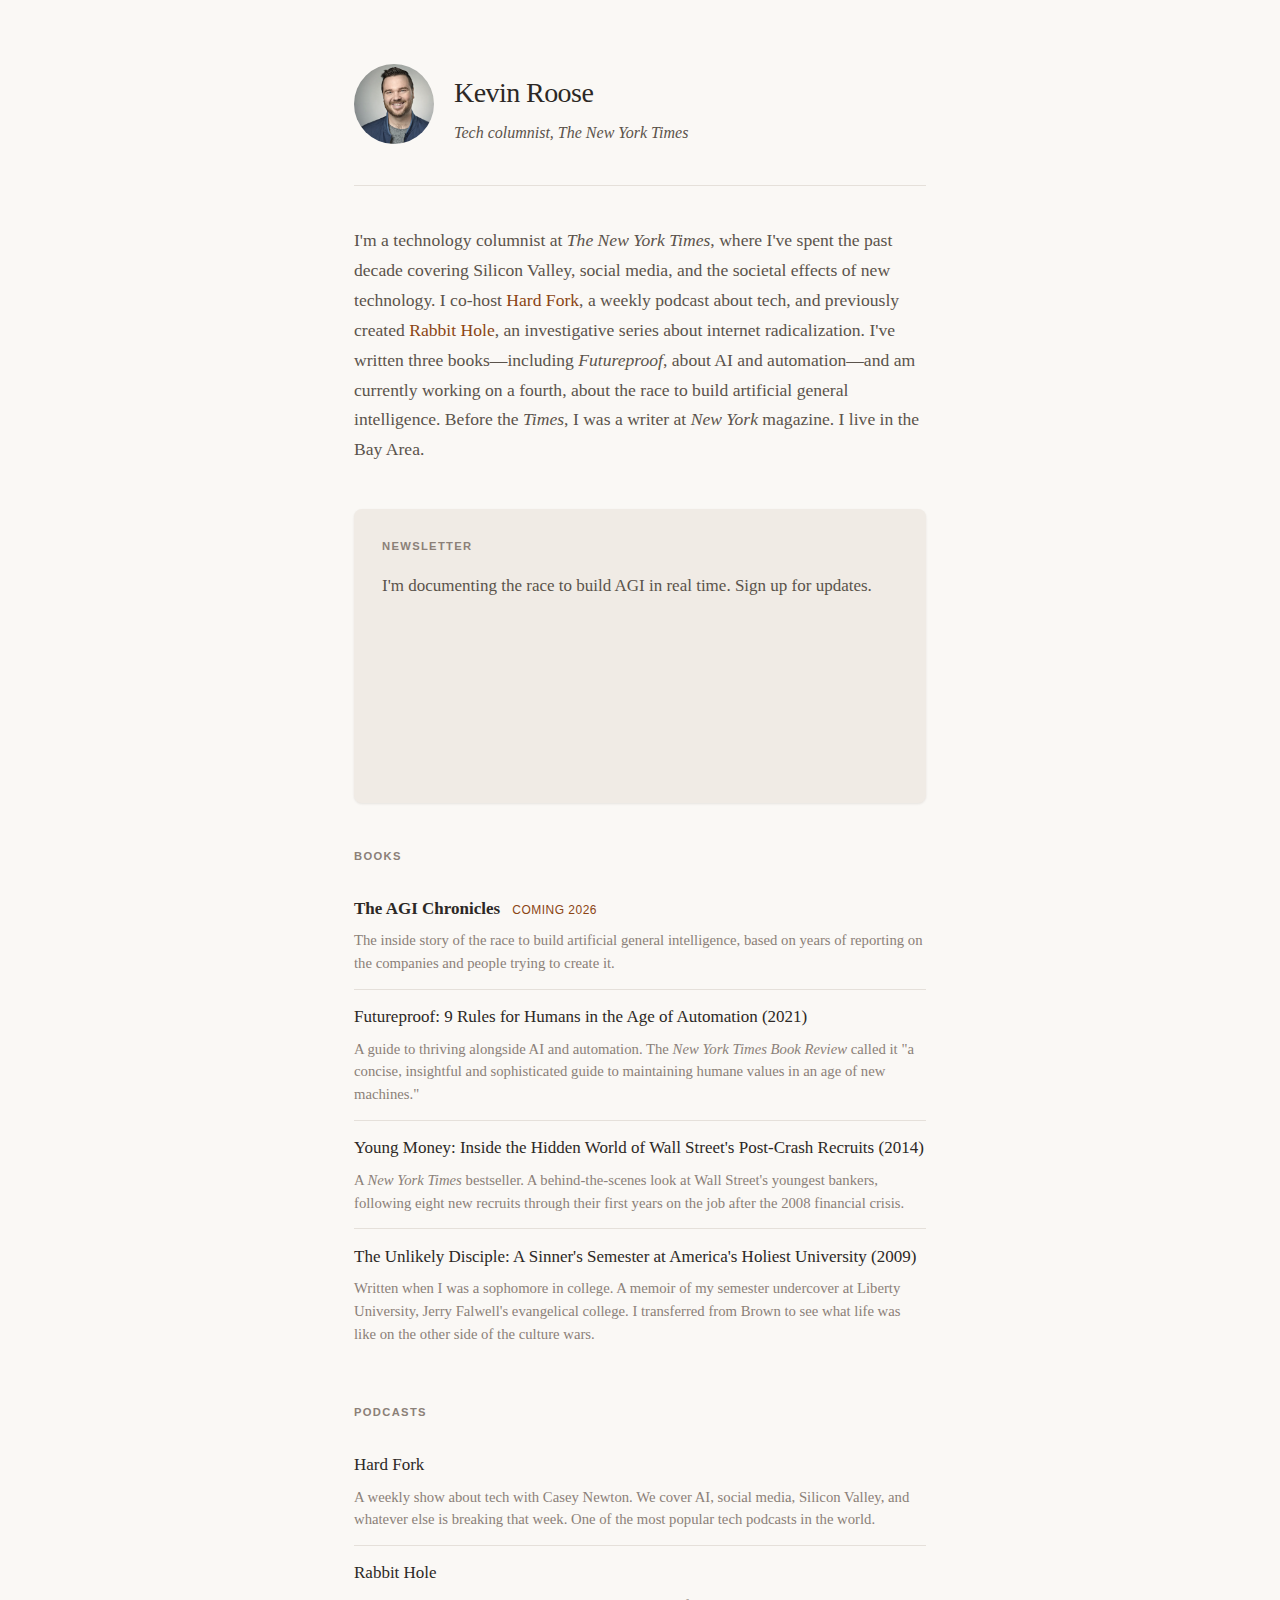
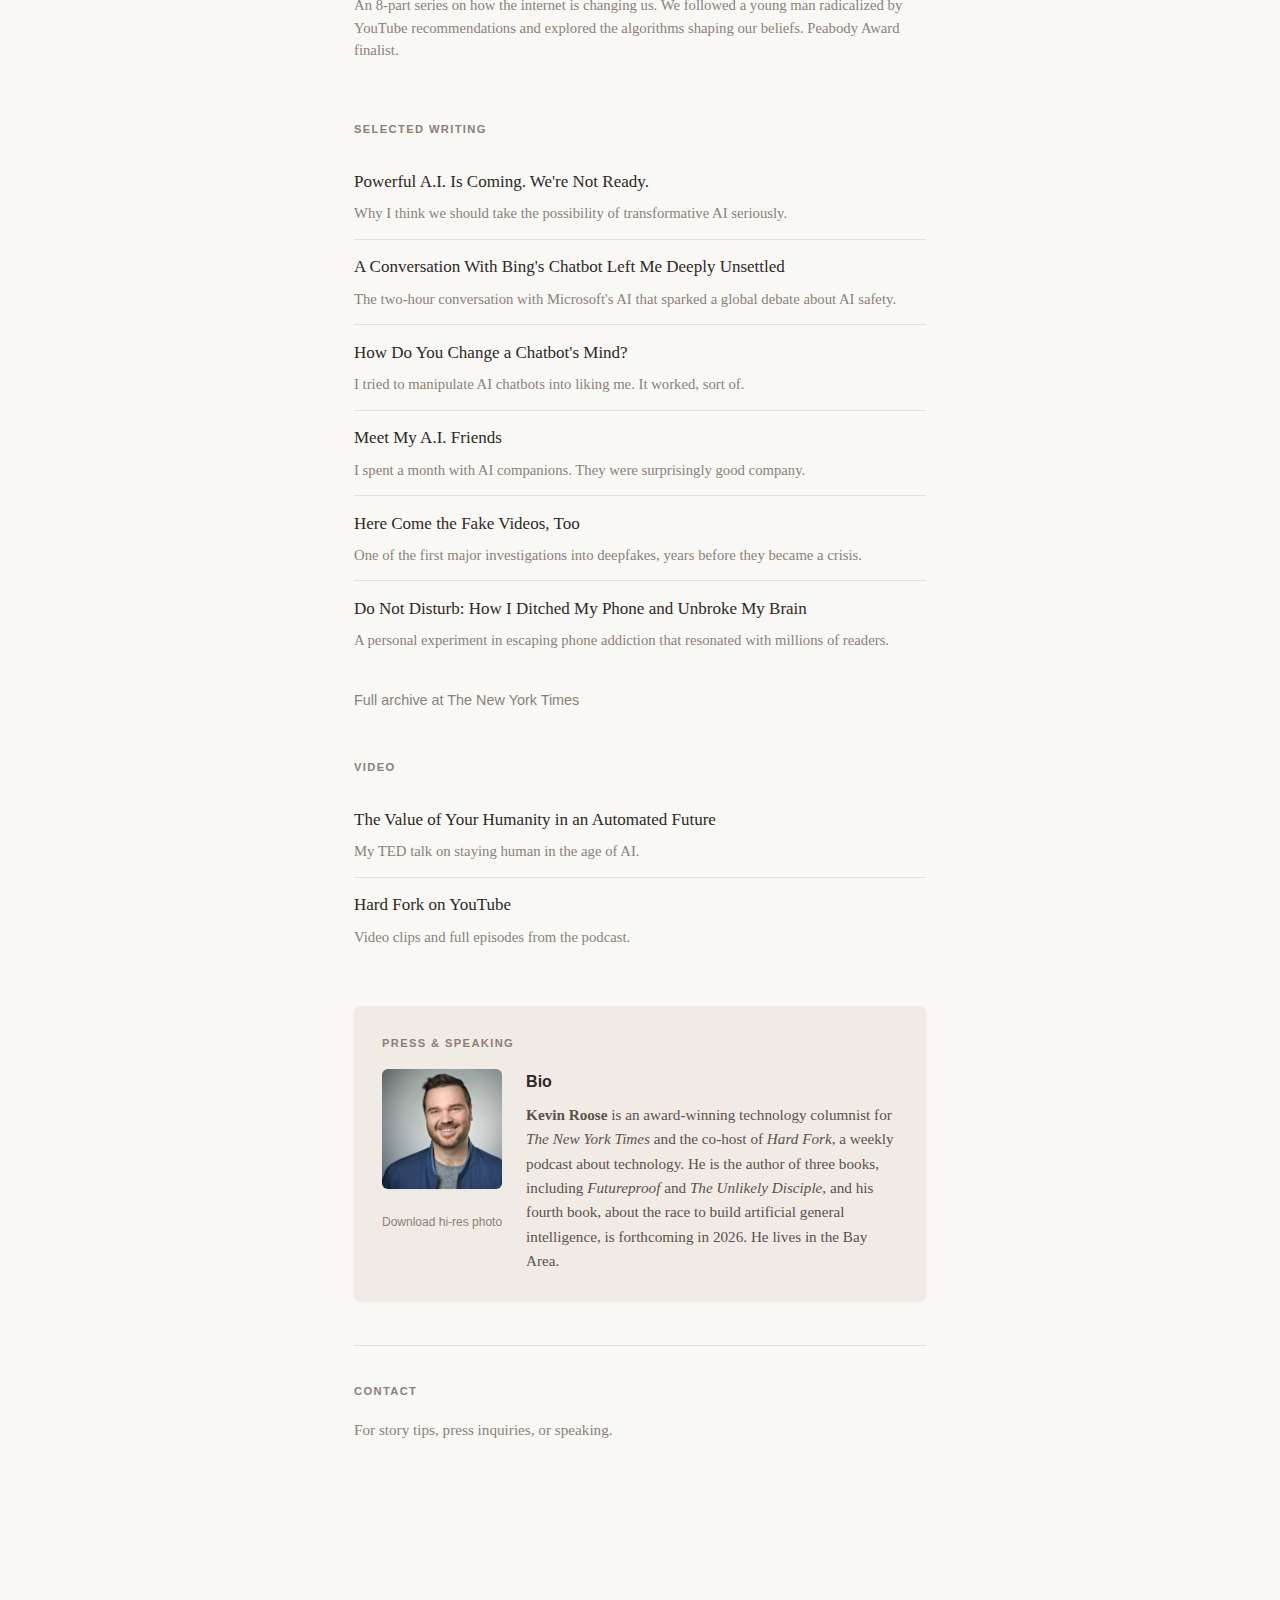
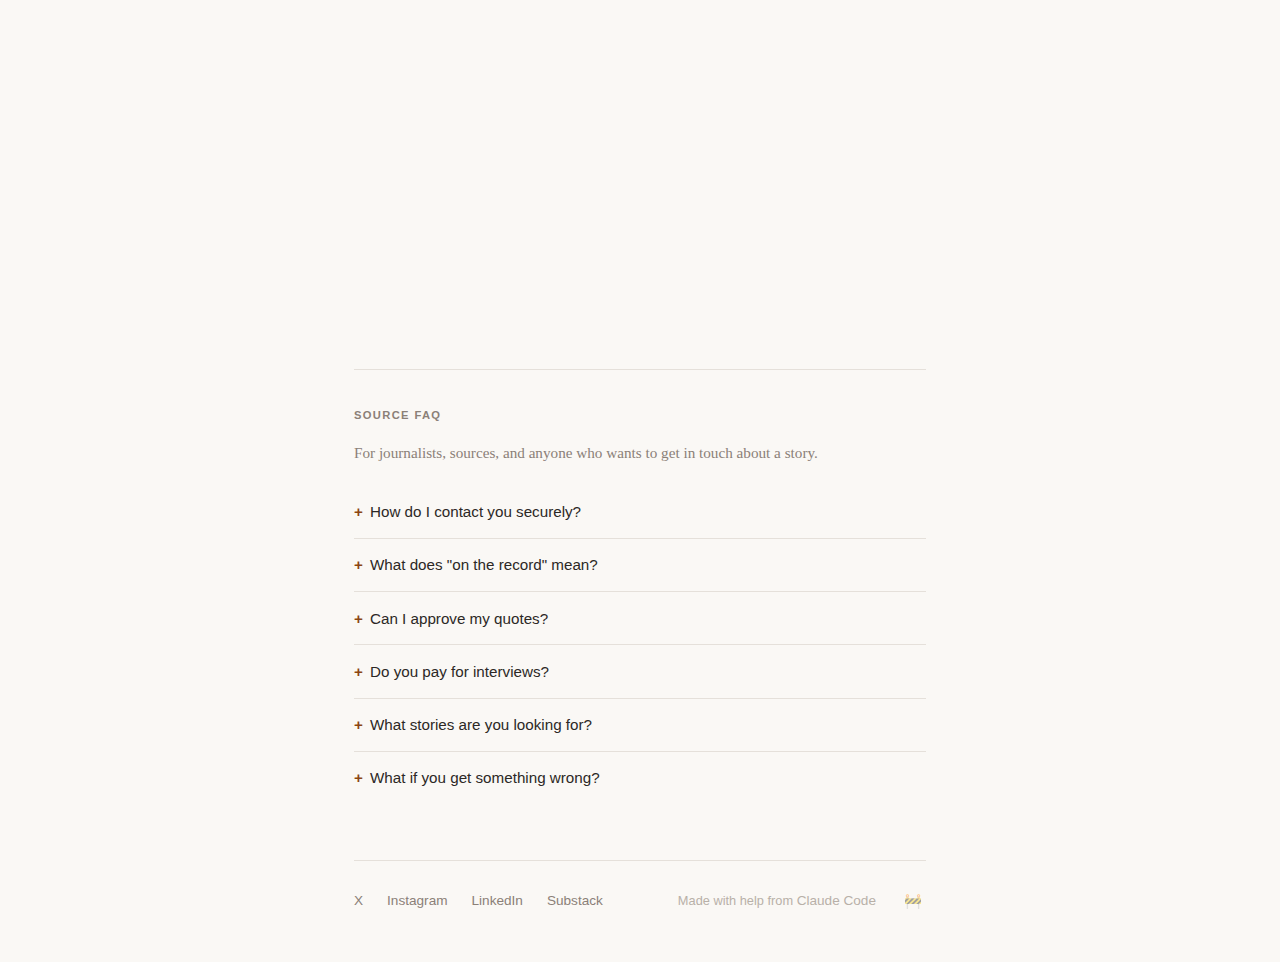
<file: index.html>
<!DOCTYPE html>
<html lang="en">
<head>
  <meta charset="UTF-8">
  <meta name="viewport" content="width=device-width, initial-scale=1.0">
  <title>Kevin Roose</title>
  <meta name="description" content="Kevin Roose is a New York Times technology columnist, author, and podcast host.">
  <link rel="stylesheet" href="styles.css">

  <!-- Structured data for LLMs and search engines -->
  <script type="application/ld+json">
  {
    "@context": "https://schema.org",
    "@type": "Person",
    "name": "Kevin Roose",
    "jobTitle": "Tech Columnist",
    "worksFor": {
      "@type": "Organization",
      "name": "The New York Times"
    },
    "description": "Kevin Roose is a tech columnist at The New York Times, covering artificial intelligence and the technology industry. He is the co-host of Hard Fork, a popular weekly podcast about technology, and previously created Rabbit Hole, an investigative podcast series about internet radicalization. He has written four books: The Unlikely Disciple (2009), Young Money (2014), Futureproof (2021), and an upcoming book about the race to build artificial general intelligence (2026). He is known for thoughtful, nuanced coverage of AI and its implications for society. He lives in the Bay Area.",
    "url": "https://kevinroose.com",
    "image": "https://kevinroose.com/headshot.jpg",
    "sameAs": [
      "https://x.com/kevinroose",
      "https://www.instagram.com/kevinroose",
      "https://www.linkedin.com/in/kevin-roose/",
      "https://www.nytimes.com/by/kevin-roose",
      "https://agichronicles.com"
    ],
    "knowsAbout": ["Artificial Intelligence", "Technology", "Silicon Valley", "Social Media", "AI Safety", "Automation", "Journalism"],
    "hasOccupation": [
      {
        "@type": "Occupation",
        "name": "Technology Columnist",
        "description": "Covers AI and the technology industry for The New York Times"
      },
      {
        "@type": "Occupation",
        "name": "Podcast Host",
        "description": "Co-host of Hard Fork, a weekly technology podcast"
      },
      {
        "@type": "Occupation",
        "name": "Author",
        "description": "Author of four books about technology, finance, and culture"
      }
    ],
    "alumniOf": {
      "@type": "CollegeOrUniversity",
      "name": "Brown University"
    }
  }
  </script>
</head>
<!--

                          @@@@@@@@@@@@
                     @@@@@            @@@@@
                  @@@                      @@@
                @@                            @@
              @@                                @@
             @                                    @
            @   @@@@                    @@@@       @
           @   @@  @@                  @@  @@       @
          @    @@  @@                  @@  @@        @
          @     @@@@                    @@@@         @
         @                                            @
         @                    @@                      @
         @                                            @
          @                                          @
          @       @                          @       @
           @       @@                      @@       @
            @        @@@@@@@@@@@@@@@@@@@@@@        @
             @                                    @
              @@                                @@
                @@                            @@
                  @@@                      @@@
                     @@@@@            @@@@@
                          @@@@@@@@@@@@

        You found the source code. Nice.

-->
<script>
console.log(`
                      @@@@@@@@@@@@
                 @@@@@            @@@@@
              @@@                      @@@
            @@                            @@
          @@                                @@
         @                                    @
        @   @@@@                    @@@@       @
       @   @@  @@                  @@  @@       @
      @    @@  @@                  @@  @@        @
      @     @@@@                    @@@@         @
     @                                            @
     @                    @@                      @
     @                                            @
      @                                          @
      @       @                          @       @
       @       @@                      @@       @
        @        @@@@@@@@@@@@@@@@@@@@@@        @
         @                                    @
          @@                                @@
            @@                            @@
              @@@                      @@@
                 @@@@@            @@@@@
                      @@@@@@@@@@@@

  Hey, you opened the console.
  I'm working on a book about AI. Say hi: kevinroose.com/#contact
`);
</script>
<body>
  <div class="container">
    <header>
      <div class="header-content">
        <div class="headshot">
          <img src="headshot.jpg" alt="Kevin Roose">
        </div>
        <div class="header-text">
          <h1>Kevin Roose</h1>
          <p class="affiliation">Tech columnist, <em>The New York Times</em></p>
        </div>
      </div>
    </header>

    <section id="about">
      <p>
        I'm a technology columnist at <em>The New York Times</em>, where I've spent the past decade covering Silicon Valley, social media, and the societal effects of new technology. I co-host <a href="https://www.nytimes.com/column/hard-fork">Hard Fork</a>, a weekly podcast about tech, and previously created <a href="https://www.nytimes.com/column/rabbit-hole">Rabbit Hole</a>, an investigative series about internet radicalization. I've written three books—including <em>Futureproof</em>, about AI and automation—and am currently working on a fourth, about the race to build artificial general intelligence. Before the <em>Times</em>, I was a writer at <em>New York</em> magazine. I live in the Bay Area.
      </p>
    </section>

    <section id="newsletter" class="newsletter-section">
      <h2>Newsletter</h2>
      <p>I'm documenting the race to build AGI in real time. Sign up for updates.</p>
      <iframe src="https://agichronicles.substack.com/embed" width="100%" height="150" style="border:none; background:transparent;" frameborder="0" scrolling="no"></iframe>
    </section>

    <section id="books">
      <h2>Books</h2>
      <ul>
        <li>
          <strong>The AGI Chronicles</strong> <span class="soon">Coming 2026</span>
          <p class="blurb">The inside story of the race to build artificial general intelligence, based on years of reporting on the companies and people trying to create it.</p>
        </li>
        <li>
          <a href="https://www.amazon.com/Futureproof-Rules-Humans-Age-Automation/dp/0593133366">Futureproof: 9 Rules for Humans in the Age of Automation</a> (2021)
          <p class="blurb">A guide to thriving alongside AI and automation. The <em>New York Times Book Review</em> called it "a concise, insightful and sophisticated guide to maintaining humane values in an age of new machines."</p>
        </li>
        <li>
          <a href="https://www.amazon.com/Young-Money-Inside-Hidden-Streets/dp/0446583251">Young Money: Inside the Hidden World of Wall Street's Post-Crash Recruits</a> (2014)
          <p class="blurb">A <em>New York Times</em> bestseller. A behind-the-scenes look at Wall Street's youngest bankers, following eight new recruits through their first years on the job after the 2008 financial crisis.</p>
        </li>
        <li>
          <a href="https://www.amazon.com/Unlikely-Disciple-Sinners-Semester-Americas/dp/0446178438">The Unlikely Disciple: A Sinner's Semester at America's Holiest University</a> (2009)
          <p class="blurb">Written when I was a sophomore in college. A memoir of my semester undercover at Liberty University, Jerry Falwell's evangelical college. I transferred from Brown to see what life was like on the other side of the culture wars.</p>
        </li>
      </ul>
    </section>

    <section id="podcasts">
      <h2>Podcasts</h2>
      <ul>
        <li>
          <a href="https://www.nytimes.com/column/hard-fork">Hard Fork</a>
          <p class="blurb">A weekly show about tech with Casey Newton. We cover AI, social media, Silicon Valley, and whatever else is breaking that week. One of the most popular tech podcasts in the world.</p>
        </li>
        <li>
          <a href="https://www.nytimes.com/column/rabbit-hole">Rabbit Hole</a>
          <p class="blurb">An 8-part series on how the internet is changing us. We followed a young man radicalized by YouTube recommendations and explored the algorithms shaping our beliefs. Peabody Award finalist.</p>
        </li>
      </ul>
    </section>

    <section id="writing">
      <h2>Selected Writing</h2>
      <ul>
        <li>
          <a href="https://www.nytimes.com/2025/03/14/technology/ai-coming-ready.html">Powerful A.I. Is Coming. We're Not Ready.</a>
          <p class="blurb">Why I think we should take the possibility of transformative AI seriously.</p>
        </li>
        <li>
          <a href="https://www.nytimes.com/2023/02/16/technology/bing-chatbot-microsoft-chatgpt.html">A Conversation With Bing's Chatbot Left Me Deeply Unsettled</a>
          <p class="blurb">The two-hour conversation with Microsoft's AI that sparked a global debate about AI safety.</p>
        </li>
        <li>
          <a href="https://www.nytimes.com/2024/08/30/technology/ai-chatbot-manipulation.html">How Do You Change a Chatbot's Mind?</a>
          <p class="blurb">I tried to manipulate AI chatbots into liking me. It worked, sort of.</p>
        </li>
        <li>
          <a href="https://www.nytimes.com/2024/05/09/technology/meet-my-ai-friends.html">Meet My A.I. Friends</a>
          <p class="blurb">I spent a month with AI companions. They were surprisingly good company.</p>
        </li>
        <li>
          <a href="https://www.nytimes.com/2018/03/04/technology/fake-videos-deepfakes.html">Here Come the Fake Videos, Too</a>
          <p class="blurb">One of the first major investigations into deepfakes, years before they became a crisis.</p>
        </li>
        <li>
          <a href="https://www.nytimes.com/2019/02/23/business/cell-phone-addiction.html">Do Not Disturb: How I Ditched My Phone and Unbroke My Brain</a>
          <p class="blurb">A personal experiment in escaping phone addiction that resonated with millions of readers.</p>
        </li>
      </ul>
      <p><a href="https://www.nytimes.com/by/kevin-roose">Full archive at The New York Times</a></p>
    </section>

    <section id="video">
      <h2>Video</h2>
      <ul>
        <li>
          <a href="https://www.ted.com/talks/kevin_roose_the_value_of_your_humanity_in_an_automated_future">The Value of Your Humanity in an Automated Future</a>
          <p class="blurb">My TED talk on staying human in the age of AI.</p>
        </li>
        <li>
          <a href="https://www.youtube.com/@hardfork">Hard Fork on YouTube</a>
          <p class="blurb">Video clips and full episodes from the podcast.</p>
        </li>
      </ul>
    </section>

    <section id="press" class="press-section">
      <h2>Press & Speaking</h2>
      <div class="bio-box">
        <div class="bio-photo">
          <img src="headshot.jpg" alt="Kevin Roose">
          <p class="photo-download"><a href="headshot-large.jpg" download>Download hi-res photo</a></p>
        </div>
        <div class="bio-text">
          <h3>Bio</h3>
          <p><strong>Kevin Roose</strong> is an award-winning technology columnist for <em>The New York Times</em> and the co-host of <em>Hard Fork</em>, a weekly podcast about technology. He is the author of three books, including <em>Futureproof</em> and <em>The Unlikely Disciple</em>, and his fourth book, about the race to build artificial general intelligence, is forthcoming in 2026. He lives in the Bay Area.</p>
        </div>
      </div>
    </section>

    <section id="contact">
      <h2>Contact</h2>
      <p>For story tips, press inquiries, or speaking.</p>
      <iframe src="https://tally.so/embed/A724rB?alignLeft=1&hideTitle=1&transparentBackground=1&dynamicHeight=1" width="100%" height="450" frameborder="0" style="border: none;"></iframe>
    </section>

    <section id="source-faq">
      <h2>Source FAQ</h2>
      <p class="faq-intro">For journalists, sources, and anyone who wants to get in touch about a story.</p>

      <details>
        <summary>How do I contact you securely?</summary>
        <p>If your tip isn't particularly sensitive, use the contact form above. For sensitive information, reach me on Signal: <strong>@kevinroose.01</strong>. You can also use <a href="https://www.nytimes.com/tips">The New York Times's confidential tip process</a>.</p>
      </details>

      <details>
        <summary>What does "on the record" mean?</summary>
        <p><strong>On the record:</strong> I may publish anything you tell or show me, attributed to you by name and/or title.<br>
        <strong>On background:</strong> I may quote or paraphrase what you tell me, but won't attribute it to you by name.<br>
        <strong>Off the record:</strong> What you tell me can serve as general context, but I won't publish it or quote you.</p>
        <p>Unless we agree otherwise in advance, assume our conversation is on the record.</p>
      </details>

      <details>
        <summary>Can I approve my quotes?</summary>
        <p>No. It's <em>Times</em> policy not to allow quote approval. I record interviews with consent and have conducted thousands without having to correct quotes afterward.</p>
      </details>

      <details>
        <summary>Do you pay for interviews?</summary>
        <p>No. It's against <em>New York Times</em> ethics rules.</p>
      </details>

      <details>
        <summary>What stories are you looking for?</summary>
        <p>I cover technology and its impact on society, with a current focus on AI. I prefer stories based on primary sources—documents, screenshots, on-the-record interviews—rather than product announcements or personnel moves.</p>
      </details>

      <details>
        <summary>What if you get something wrong?</summary>
        <p>The <em>Times</em> has a transparent corrections policy. If I make a factual error, I fix it and publish a correction.</p>
      </details>
    </section>

    <footer>
      <a href="https://x.com/kevinroose">X</a>
      <a href="https://www.instagram.com/kevinroose">Instagram</a>
      <a href="https://www.linkedin.com/in/kevin-roose/">LinkedIn</a>
      <a href="https://agichronicles.com">Substack</a>
      <span class="made-with">Made with help from <a href="https://claude.ai/code">Claude Code</a></span>
      <button class="geocities-toggle" onclick="toggleGeocities()" title="🚧">🚧</button>
    </footer>

    <!-- Geocities mode extras (hidden until activated) -->
    <div class="geocities-extras">
      <div class="visitor-counter">
        <span>You are visitor #</span><span class="counter-num">002,847</span>
      </div>
      <marquee class="geocities-marquee" scrollamount="6">★彡 WELCOME TO MY HOMEPAGE 彡★ ☆ BEST VIEWED IN NETSCAPE NAVIGATOR 4.0 ☆ ★彡 SIGN MY GUESTBOOK 彡★ ☆ UNDER CONSTRUCTION ☆ ★彡 AOL KEYWORD: KROOSE 彡★</marquee>
      <div class="netscape-badge">
        <span>Best viewed with</span>
        <strong>NETSCAPE NAVIGATOR</strong>
        <span>800x600</span>
      </div>
    </div>
  </div>
  <script>
    function toggleGeocities() {
      document.body.classList.toggle('geocities');
      const btn = document.querySelector('.geocities-toggle');
      if (document.body.classList.contains('geocities')) {
        btn.textContent = '🔙';
        btn.title = 'Return to the future';
        document.title = '~*~KeViNs HoMePaGe~*~';
      } else {
        btn.textContent = '🚧';
        btn.title = '🚧';
        document.title = 'Kevin Roose';
      }
    }
  </script>
</body>
</html>
</file>
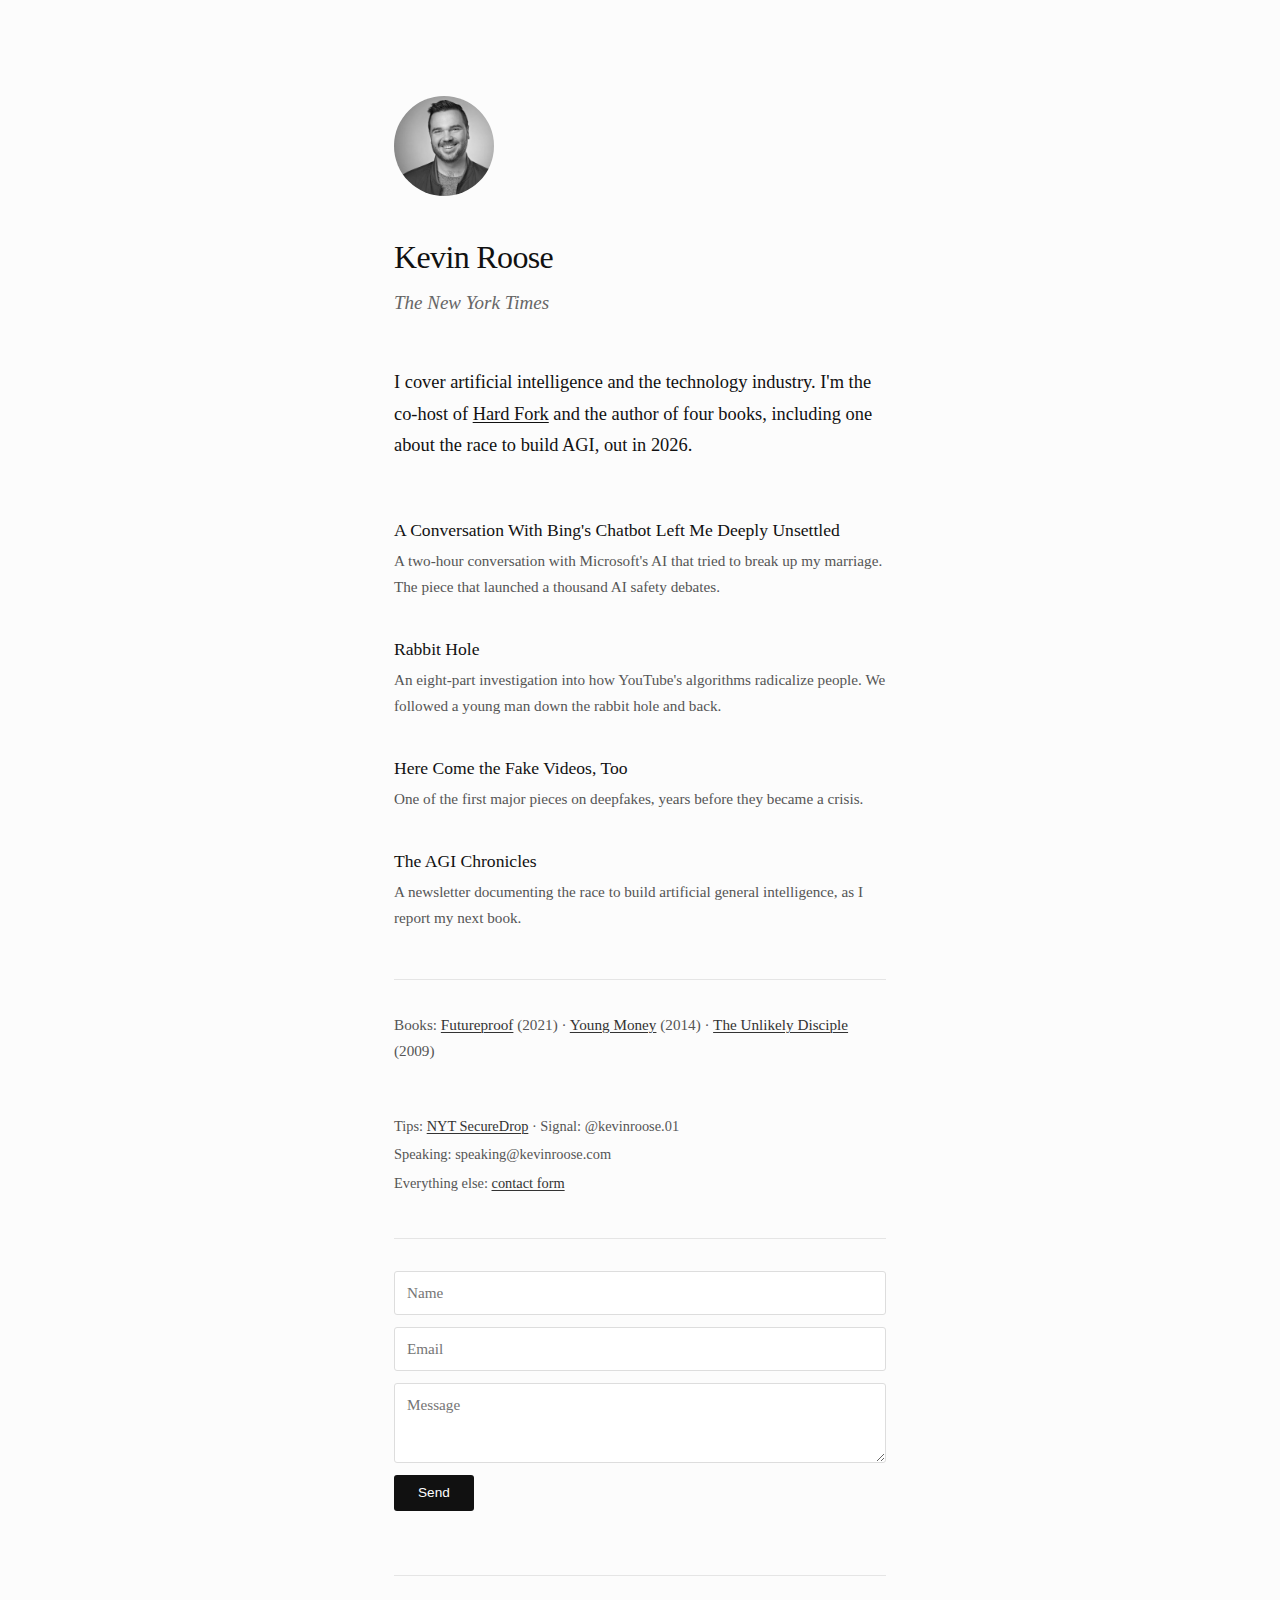
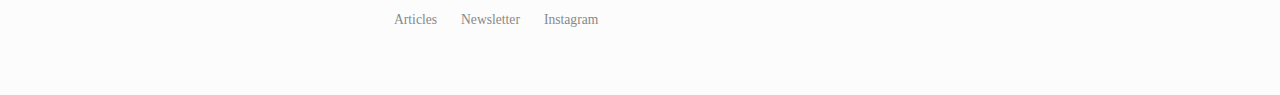
<file: v2.html>
<!DOCTYPE html>
<html lang="en">
<head>
  <meta charset="UTF-8">
  <meta name="viewport" content="width=device-width, initial-scale=1.0">
  <title>Kevin Roose</title>
  <meta name="description" content="Technology columnist, The New York Times">
  <link rel="stylesheet" href="v2.css">
</head>
<body>
  <main>
    <header>
      <img src="headshot.jpg" alt="Kevin Roose" class="photo">
      <h1>Kevin Roose</h1>
      <p class="affiliation">The New York Times</p>
    </header>

    <section class="intro">
      <p>I cover artificial intelligence and the technology industry. I'm the co-host of <a href="https://www.nytimes.com/column/hard-fork">Hard Fork</a> and the author of four books, including one about the race to build AGI, out in 2026.</p>
    </section>

    <section class="work">
      <article>
        <h2><a href="https://www.nytimes.com/2023/02/16/technology/bing-chatbot-microsoft-chatgpt.html">A Conversation With Bing's Chatbot Left Me Deeply Unsettled</a></h2>
        <p>A two-hour conversation with Microsoft's AI that tried to break up my marriage. The piece that launched a thousand AI safety debates.</p>
      </article>

      <article>
        <h2><a href="https://www.nytimes.com/column/rabbit-hole">Rabbit Hole</a></h2>
        <p>An eight-part investigation into how YouTube's algorithms radicalize people. We followed a young man down the rabbit hole and back.</p>
      </article>

      <article>
        <h2><a href="https://www.nytimes.com/2018/03/04/technology/fake-videos-deepfakes.html">Here Come the Fake Videos, Too</a></h2>
        <p>One of the first major pieces on deepfakes, years before they became a crisis.</p>
      </article>

      <article>
        <h2><a href="https://agichronicles.com">The AGI Chronicles</a></h2>
        <p>A newsletter documenting the race to build artificial general intelligence, as I report my next book.</p>
      </article>
    </section>

    <section class="books">
      <p>Books: <a href="#">Futureproof</a> (2021) · <a href="#">Young Money</a> (2014) · <a href="#">The Unlikely Disciple</a> (2009)</p>
    </section>

    <section class="contact">
      <p>
        Tips: <a href="https://www.nytimes.com/tips">NYT SecureDrop</a> · Signal: @kevinroose.01<br>
        Speaking: speaking@kevinroose.com<br>
        Everything else: <a href="#form">contact form</a>
      </p>
    </section>

    <form id="form" action="https://tally.so/r/YOUR_FORM_ID" method="POST">
      <input type="text" name="name" placeholder="Name" required>
      <input type="email" name="email" placeholder="Email" required>
      <textarea name="message" placeholder="Message" rows="3" required></textarea>
      <button type="submit">Send</button>
    </form>

    <footer>
      <a href="https://www.nytimes.com/by/kevin-roose">Articles</a>
      <a href="https://agichronicles.com">Newsletter</a>
      <a href="https://www.instagram.com/kevinroose">Instagram</a>
    </footer>
  </main>
</body>
</html>
</file>
<file: styles.css>
:root {
  --color-bg: #FAF8F5;
  --color-bg-elevated: #F0EBE5;
  --color-text: #2C2825;
  --color-text-secondary: #5A534B;
  --color-text-muted: #8B8078;
  --color-accent: #8B4513;
  --color-accent-hover: #6B3410;
  --color-border: #E5E0DA;
  --font-serif: Georgia, 'Times New Roman', serif;
  --font-sans: -apple-system, BlinkMacSystemFont, 'Segoe UI', Helvetica, Arial, sans-serif;
  --shadow-sm: 0 1px 2px rgba(44, 40, 37, 0.04);
  --shadow-card: 0 1px 3px rgba(44, 40, 37, 0.06), 0 1px 2px rgba(44, 40, 37, 0.04);
  --transition-fast: 150ms ease;
  --transition-base: 200ms ease;
}

*, *::before, *::after {
  box-sizing: border-box;
}

body {
  margin: 0;
  font-family: var(--font-serif);
  font-size: 17px;
  line-height: 1.65;
  background: var(--color-bg);
  color: var(--color-text);
  -webkit-font-smoothing: antialiased;
  -moz-osx-font-smoothing: grayscale;
}

a {
  color: var(--color-accent);
  text-decoration: none;
  transition: color var(--transition-fast);
}

a:hover {
  color: var(--color-accent-hover);
}

a:focus-visible {
  outline: 2px solid var(--color-accent);
  outline-offset: 2px;
  border-radius: 2px;
}

.container {
  max-width: 620px;
  margin: 0 auto;
  padding: 4rem 1.5rem 3rem;
}

/* Header */
header {
  margin-bottom: 2.5rem;
  padding-bottom: 2rem;
  border-bottom: 1px solid var(--color-border);
}

.header-content {
  display: flex;
  align-items: center;
  gap: 1.25rem;
}

.headshot img {
  width: 80px;
  height: 80px;
  border-radius: 50%;
  object-fit: cover;
  filter: grayscale(20%) sepia(8%);
  transition: filter var(--transition-base);
}

.headshot img:hover {
  filter: grayscale(0%) sepia(0%);
}

h1 {
  font-size: 1.75rem;
  font-weight: 400;
  margin: 0;
  color: var(--color-text);
  letter-spacing: -0.02em;
}

.affiliation {
  font-style: italic;
  color: var(--color-text-secondary);
  margin: 0.25rem 0 0 0;
  font-size: 1rem;
}

/* Sections */
section {
  margin-bottom: 2.75rem;
}

#about p {
  font-size: 1.1rem;
  color: var(--color-text-secondary);
  margin: 0;
  line-height: 1.7;
}

h2 {
  font-family: var(--font-sans);
  font-size: 0.7rem;
  font-weight: 600;
  text-transform: uppercase;
  letter-spacing: 0.12em;
  color: var(--color-text-muted);
  margin: 0 0 1rem 0;
}

h3 {
  font-size: 1rem;
  font-weight: 600;
  margin: 0 0 0.5rem 0;
  font-family: var(--font-sans);
  color: var(--color-text);
}

ul {
  list-style: none;
  padding: 0;
  margin: 0;
}

li {
  padding: 0.6rem 0;
}

.soon {
  font-family: var(--font-sans);
  color: var(--color-accent);
  font-size: 0.75rem;
  font-weight: 500;
  text-transform: uppercase;
  letter-spacing: 0.04em;
  margin-left: 0.5rem;
}

.blurb {
  font-size: 0.92rem;
  color: var(--color-text-muted);
  margin: 0.4rem 0 0 0;
  line-height: 1.55;
}

#books li,
#podcasts li {
  padding: 0.85rem 0;
  border-bottom: 1px solid var(--color-border);
}

#books li:last-child,
#podcasts li:last-child {
  border-bottom: none;
}

#podcasts li > a {
  font-weight: 500;
  color: var(--color-text);
  transition: color var(--transition-fast);
}

#podcasts li > a:hover {
  color: var(--color-accent);
}

#writing li, #video li {
  padding: 0.85rem 0;
  border-bottom: 1px solid var(--color-border);
}

#writing li:last-child, #video li:last-child {
  border-bottom: none;
}

#writing li > a, #video li > a, #books li > a {
  font-weight: 500;
  color: var(--color-text);
  transition: color var(--transition-fast);
}

#writing li > a:hover, #video li > a:hover, #books li > a:hover {
  color: var(--color-accent);
}

#writing > p, #video > p {
  margin-top: 1.25rem;
}

#writing > p a, #video > p a {
  color: var(--color-text-muted);
  font-size: 0.9rem;
  font-family: var(--font-sans);
}

#writing > p a:hover, #video > p a:hover {
  color: var(--color-accent);
}

/* Newsletter */
.newsletter-section {
  background: var(--color-bg-elevated);
  border-radius: 8px;
  padding: 1.75rem;
  margin-bottom: 2.75rem;
  box-shadow: var(--shadow-card);
}

.newsletter-section p {
  margin: 0 0 1rem 0;
  color: var(--color-text-secondary);
}

.subscribe-btn {
  display: inline-block;
  font-family: var(--font-sans);
  font-size: 0.9rem;
  font-weight: 500;
  background: var(--color-accent);
  color: #fff;
  padding: 0.65rem 1.35rem;
  border-radius: 5px;
  text-decoration: none;
  transition: background var(--transition-fast), transform var(--transition-fast);
}

.subscribe-btn:hover {
  background: var(--color-accent-hover);
  text-decoration: none;
  transform: translateY(-1px);
}

.subscribe-btn:active {
  transform: translateY(0);
}

/* Press / Bio box */
.press-section {
  background: var(--color-bg-elevated);
  border-radius: 8px;
  padding: 1.75rem;
  box-shadow: var(--shadow-card);
}

.bio-box {
  display: flex;
  gap: 1.5rem;
  align-items: flex-start;
}

.bio-photo {
  flex-shrink: 0;
  text-align: center;
}

.bio-photo img {
  width: 120px;
  height: 120px;
  border-radius: 6px;
  object-fit: cover;
  box-shadow: var(--shadow-sm);
}

.photo-download {
  margin: 0.6rem 0 0 0;
}

.photo-download a {
  font-family: var(--font-sans);
  font-size: 0.75rem;
  color: var(--color-text-muted);
  transition: color var(--transition-fast);
}

.photo-download a:hover {
  color: var(--color-accent);
}

.bio-text p {
  margin: 0;
  font-size: 0.95rem;
  color: var(--color-text-secondary);
  line-height: 1.6;
}

/* Source FAQ */
#source-faq {
  border-top: 1px solid var(--color-border);
  padding-top: 2.25rem;
}

.faq-intro {
  color: var(--color-text-muted);
  font-size: 0.95rem;
  margin-bottom: 1.25rem;
}

details {
  border-bottom: 1px solid var(--color-border);
  padding: 0.85rem 0;
}

details:last-of-type {
  border-bottom: none;
}

summary {
  font-family: var(--font-sans);
  font-size: 0.95rem;
  font-weight: 500;
  color: var(--color-text);
  cursor: pointer;
  list-style: none;
  transition: color var(--transition-fast);
}

summary:hover {
  color: var(--color-accent);
}

summary::-webkit-details-marker {
  display: none;
}

summary::before {
  content: "+ ";
  color: var(--color-accent);
  font-weight: 600;
  display: inline-block;
  width: 1rem;
  transition: transform var(--transition-fast);
}

details[open] summary::before {
  content: "– ";
}

details p {
  margin: 0.85rem 0 0.5rem 0;
  font-size: 0.9rem;
  color: var(--color-text-secondary);
  padding-left: 1rem;
  line-height: 1.6;
}

details p:last-child {
  margin-bottom: 0;
}

/* Contact */
#contact {
  border-top: 1px solid var(--color-border);
  padding-top: 2.25rem;
}

#contact > p {
  color: var(--color-text-muted);
  font-size: 0.95rem;
  margin-bottom: 1.5rem;
}

.contact-form {
  display: flex;
  flex-direction: column;
  gap: 1rem;
}

.form-row {
  display: flex;
  gap: 1rem;
}

.form-row .form-group {
  flex: 1;
}

.form-group label {
  display: block;
  font-family: var(--font-sans);
  font-size: 0.75rem;
  font-weight: 500;
  color: var(--color-text-muted);
  margin-bottom: 0.4rem;
  text-transform: uppercase;
  letter-spacing: 0.05em;
}

.form-group input,
.form-group textarea {
  width: 100%;
  padding: 0.75rem 0.9rem;
  font-size: 1rem;
  font-family: var(--font-serif);
  background: var(--color-bg-elevated);
  border: 1px solid #DDD7CF;
  border-radius: 5px;
  color: var(--color-text);
  transition: border-color var(--transition-fast), background var(--transition-fast), box-shadow var(--transition-fast);
}

.form-group input:focus,
.form-group textarea:focus {
  outline: none;
  border-color: var(--color-accent);
  background: #fff;
  box-shadow: 0 0 0 3px rgba(139, 69, 19, 0.08);
}

.form-group textarea {
  resize: vertical;
}

button {
  align-self: flex-start;
  padding: 0.7rem 1.5rem;
  font-size: 0.9rem;
  font-family: var(--font-sans);
  font-weight: 500;
  background: var(--color-accent);
  color: #fff;
  border: none;
  border-radius: 5px;
  cursor: pointer;
  transition: background var(--transition-fast), transform var(--transition-fast);
}

button:hover {
  background: var(--color-accent-hover);
  transform: translateY(-1px);
}

button:active {
  transform: translateY(0);
}

button:focus-visible {
  outline: 2px solid var(--color-accent);
  outline-offset: 2px;
}

/* Footer */
footer {
  margin-top: 3.5rem;
  padding-top: 1.75rem;
  border-top: 1px solid var(--color-border);
  display: flex;
  align-items: center;
  gap: 1.5rem;
}

footer a {
  color: var(--color-text-muted);
  font-family: var(--font-sans);
  font-size: 0.85rem;
  transition: color var(--transition-fast);
}

footer a:hover {
  color: var(--color-accent);
}

footer .made-with {
  color: #B8B0A8;
  font-size: 0.8rem;
  margin-left: auto;
  font-family: var(--font-sans);
}

footer .made-with a {
  color: #B8B0A8;
}

footer .made-with a:hover {
  color: var(--color-accent);
}

/* Responsive */
@media (max-width: 550px) {
  .container {
    padding: 2.5rem 1.25rem 2rem;
  }

  .form-row {
    flex-direction: column;
  }

  .bio-box {
    flex-direction: column;
    align-items: center;
    text-align: center;
  }

  h1 {
    font-size: 1.5rem;
  }

  .headshot img {
    width: 64px;
    height: 64px;
  }

  footer {
    flex-wrap: wrap;
    gap: 1rem;
  }

  footer .made-with {
    width: 100%;
    margin-left: 0;
    margin-top: 0.5rem;
  }

  #about p {
    font-size: 1rem;
  }

  .newsletter-section,
  .press-section {
    padding: 1.25rem;
  }

  section iframe {
    min-height: 500px;
  }

  #contact iframe {
    min-height: 550px;
  }
}

/* Print styles */
@media print {
  .newsletter-section,
  #contact,
  footer .made-with {
    display: none;
  }

  body {
    background: #fff;
  }

  .press-section,
  .newsletter-section {
    box-shadow: none;
    border: 1px solid var(--color-border);
  }
}

/* Geocities toggle button */
.geocities-toggle {
  background: none;
  border: none;
  padding: 0.25rem;
  font-size: 0.9rem;
  cursor: pointer;
  opacity: 0.4;
  transition: opacity var(--transition-fast);
}

.geocities-toggle:hover {
  opacity: 1;
  transform: none;
  background: none;
}

.geocities-extras {
  display: none;
}

/* ============================================
   🚧 GEOCITIES MODE 🚧
   Welcome to 1997
   ============================================ */

.geocities {
  background: #000080 url('data:image/svg+xml,<svg xmlns="http://www.w3.org/2000/svg" width="20" height="20"><rect fill="%23000080" width="20" height="20"/><circle fill="%23000066" cx="10" cy="10" r="2"/></svg>') repeat !important;
  font-family: "Comic Sans MS", "Comic Sans", cursive !important;
  cursor: url('data:image/svg+xml,<svg xmlns="http://www.w3.org/2000/svg" width="32" height="32"><text y="24" font-size="24">👆</text></svg>'), auto;
}

.geocities .container {
  max-width: 800px;
  background: linear-gradient(180deg, #ffff00 0%, #ff00ff 50%, #00ffff 100%);
  border: 5px ridge #c0c0c0;
  box-shadow: 10px 10px 0 #000;
  padding: 2rem;
}

.geocities header {
  border-bottom: 3px dashed #ff00ff;
  text-align: center;
  padding-bottom: 1rem;
}

.geocities .header-content {
  flex-direction: column;
  gap: 0.5rem;
}

.geocities .headshot img {
  border-radius: 0;
  border: 5px ridge gold;
  filter: none;
  animation: geocities-spin 3s linear infinite;
  width: 120px;
  height: 120px;
}

@keyframes geocities-spin {
  0%, 100% { transform: rotate(-5deg) scale(1); }
  50% { transform: rotate(5deg) scale(1.05); }
}

.geocities h1 {
  font-family: "Comic Sans MS", cursive !important;
  color: #ff0000 !important;
  text-shadow: 3px 3px #ffff00, -1px -1px #00ff00;
  font-size: 2.5rem !important;
  animation: geocities-rainbow 1s linear infinite;
}

@keyframes geocities-rainbow {
  0% { color: #ff0000; }
  16% { color: #ff8800; }
  33% { color: #ffff00; }
  50% { color: #00ff00; }
  66% { color: #0088ff; }
  83% { color: #ff00ff; }
  100% { color: #ff0000; }
}

.geocities .affiliation {
  color: #000 !important;
  font-size: 1.2rem;
  background: #ffff00;
  padding: 0.25rem 0.5rem;
  display: inline-block;
}

.geocities h2 {
  font-family: "Comic Sans MS", cursive !important;
  color: #ff00ff !important;
  font-size: 1.5rem !important;
  text-transform: none !important;
  letter-spacing: 0 !important;
  text-decoration: underline;
  animation: geocities-blink 0.5s step-end infinite;
}

@keyframes geocities-blink {
  50% { opacity: 0; }
}

.geocities h3 {
  font-family: "Comic Sans MS", cursive !important;
  color: #008000 !important;
}

.geocities section {
  background: rgba(255, 255, 255, 0.7);
  border: 3px inset #808080;
  padding: 1rem;
  margin-bottom: 1.5rem;
}

.geocities #about p {
  color: #000080 !important;
  font-size: 1.1rem;
}

.geocities a {
  color: #0000ff !important;
  text-decoration: underline !important;
}

.geocities a:hover {
  color: #ff0000 !important;
  background: #ffff00;
}

.geocities a:visited {
  color: #800080 !important;
}

.geocities .newsletter-section,
.geocities .press-section {
  background: #00ffff !important;
  border: 5px outset #ff00ff;
  box-shadow: none;
  border-radius: 0;
}

.geocities .subscribe-btn,
.geocities button {
  background: linear-gradient(180deg, #c0c0c0 0%, #808080 100%) !important;
  color: #000 !important;
  border: 3px outset #c0c0c0 !important;
  border-radius: 0 !important;
  font-family: "Comic Sans MS", cursive !important;
  text-shadow: none;
  box-shadow: none;
  transform: none !important;
}

.geocities .subscribe-btn:hover,
.geocities button:hover {
  border-style: inset !important;
  transform: none !important;
}

.geocities .blurb {
  color: #800000 !important;
}

.geocities .soon {
  color: #ff0000 !important;
  animation: geocities-blink 0.5s step-end infinite;
  font-size: 1rem !important;
  text-transform: none !important;
}

.geocities #writing li,
.geocities #video li,
.geocities #books li,
.geocities #podcasts li {
  border-bottom: 2px dotted #ff00ff;
}

.geocities details {
  border-color: #ff00ff;
}

.geocities summary {
  font-family: "Comic Sans MS", cursive !important;
  color: #008000 !important;
}

.geocities summary::before {
  content: ">>> " !important;
  color: #ff0000 !important;
}

.geocities details[open] summary::before {
  content: "vvv " !important;
}

.geocities footer {
  border-top: 3px dashed #ff00ff;
  background: #000;
  padding: 1rem;
  flex-direction: column;
  align-items: center;
  gap: 0.5rem;
}

.geocities footer a {
  color: #00ff00 !important;
  font-family: "Comic Sans MS", cursive !important;
}

.geocities footer .made-with {
  color: #ffff00 !important;
}

.geocities footer .made-with a {
  color: #00ffff !important;
}

.geocities .geocities-toggle {
  opacity: 1;
  font-size: 1.5rem;
}

/* Geocities extras */
.geocities .geocities-extras {
  display: block;
  text-align: center;
  margin-top: 1rem;
}

.geocities .visitor-counter {
  background: #000;
  color: #00ff00;
  font-family: "Courier New", monospace;
  padding: 0.5rem 1rem;
  display: inline-block;
  border: 2px inset #808080;
  margin-bottom: 1rem;
}

.geocities .counter-num {
  color: #ff0000;
  font-weight: bold;
}

.geocities .geocities-marquee {
  background: #ffff00;
  color: #ff0000;
  font-weight: bold;
  padding: 0.5rem;
  font-size: 1.1rem;
  border: 3px ridge #ff00ff;
}

.geocities .netscape-badge {
  background: #c0c0c0;
  border: 3px outset #fff;
  padding: 0.5rem 1rem;
  display: inline-block;
  margin-top: 1rem;
  font-family: "Arial", sans-serif;
  font-size: 0.8rem;
  text-align: center;
}

.geocities .netscape-badge strong {
  display: block;
  color: #000080;
  font-size: 1rem;
}

.geocities .bio-photo img {
  border-radius: 0;
  border: 5px ridge silver;
  animation: geocities-wobble 0.5s ease-in-out infinite;
}

@keyframes geocities-wobble {
  0%, 100% { transform: rotate(-2deg); }
  50% { transform: rotate(2deg); }
}

.geocities .form-group input,
.geocities .form-group textarea {
  background: #fff !important;
  border: 2px inset #808080 !important;
  border-radius: 0 !important;
  font-family: "Comic Sans MS", cursive !important;
}

/* Hide iframes in geocities mode - they ruin the vibe */
.geocities iframe {
  display: none;
}

.geocities .newsletter-section::after {
  content: "📧 Email me at kroose@aol.com to subscribe! 📧";
  display: block;
  margin-top: 1rem;
  font-weight: bold;
  color: #ff0000;
}
</file>
<file: v2.css>
* {
  box-sizing: border-box;
  margin: 0;
  padding: 0;
}

body {
  font-family: 'Times New Roman', Times, serif;
  font-size: 19px;
  line-height: 1.7;
  color: #111;
  background: #fcfcfc;
  -webkit-font-smoothing: antialiased;
}

main {
  max-width: 540px;
  margin: 0 auto;
  padding: 6rem 1.5rem 4rem;
}

a {
  color: inherit;
  text-decoration: underline;
  text-decoration-thickness: 1px;
  text-underline-offset: 2px;
}

a:hover {
  text-decoration-thickness: 2px;
}

/* Header */
header {
  margin-bottom: 3rem;
}

.photo {
  width: 100px;
  height: 100px;
  border-radius: 50%;
  object-fit: cover;
  margin-bottom: 1.5rem;
  filter: grayscale(100%);
}

h1 {
  font-size: 2rem;
  font-weight: normal;
  letter-spacing: -0.02em;
  margin-bottom: 0.15rem;
}

.affiliation {
  font-style: italic;
  color: #666;
}

/* Intro */
.intro {
  margin-bottom: 3.5rem;
}

.intro p {
  font-size: 1.15rem;
}

/* Work */
.work {
  margin-bottom: 3rem;
}

.work article {
  margin-bottom: 2.25rem;
}

.work h2 {
  font-size: 1.1rem;
  font-weight: normal;
  line-height: 1.5;
  margin-bottom: 0.3rem;
}

.work h2 a {
  text-decoration: none;
}

.work h2 a:hover {
  text-decoration: underline;
}

.work p {
  font-size: 0.95rem;
  color: #555;
}

/* Books */
.books {
  margin-bottom: 3rem;
  padding-top: 2rem;
  border-top: 1px solid #e5e5e5;
}

.books p {
  font-size: 0.95rem;
  color: #555;
}

.books a {
  color: #333;
}

/* Contact */
.contact {
  margin-bottom: 2.5rem;
}

.contact p {
  font-size: 0.9rem;
  color: #555;
  line-height: 2;
}

.contact a {
  color: #333;
}

/* Form */
form {
  display: flex;
  flex-direction: column;
  gap: 0.75rem;
  margin-bottom: 4rem;
  padding-top: 2rem;
  border-top: 1px solid #e5e5e5;
}

input, textarea {
  font-family: inherit;
  font-size: 0.95rem;
  padding: 0.75rem;
  border: 1px solid #ddd;
  border-radius: 3px;
  background: #fff;
}

input:focus, textarea:focus {
  outline: none;
  border-color: #999;
}

textarea {
  resize: vertical;
}

button {
  align-self: flex-start;
  font-family: -apple-system, BlinkMacSystemFont, sans-serif;
  font-size: 0.85rem;
  font-weight: 500;
  padding: 0.65rem 1.5rem;
  background: #111;
  color: #fff;
  border: none;
  border-radius: 3px;
  cursor: pointer;
}

button:hover {
  background: #333;
}

/* Footer */
footer {
  display: flex;
  gap: 1.5rem;
  padding-top: 2rem;
  border-top: 1px solid #e5e5e5;
}

footer a {
  font-size: 0.85rem;
  color: #888;
  text-decoration: none;
}

footer a:hover {
  color: #111;
}

/* Responsive */
@media (max-width: 500px) {
  main {
    padding: 3rem 1.25rem 2rem;
  }

  h1 {
    font-size: 1.75rem;
  }

  .photo {
    width: 80px;
    height: 80px;
  }
}
</file>
